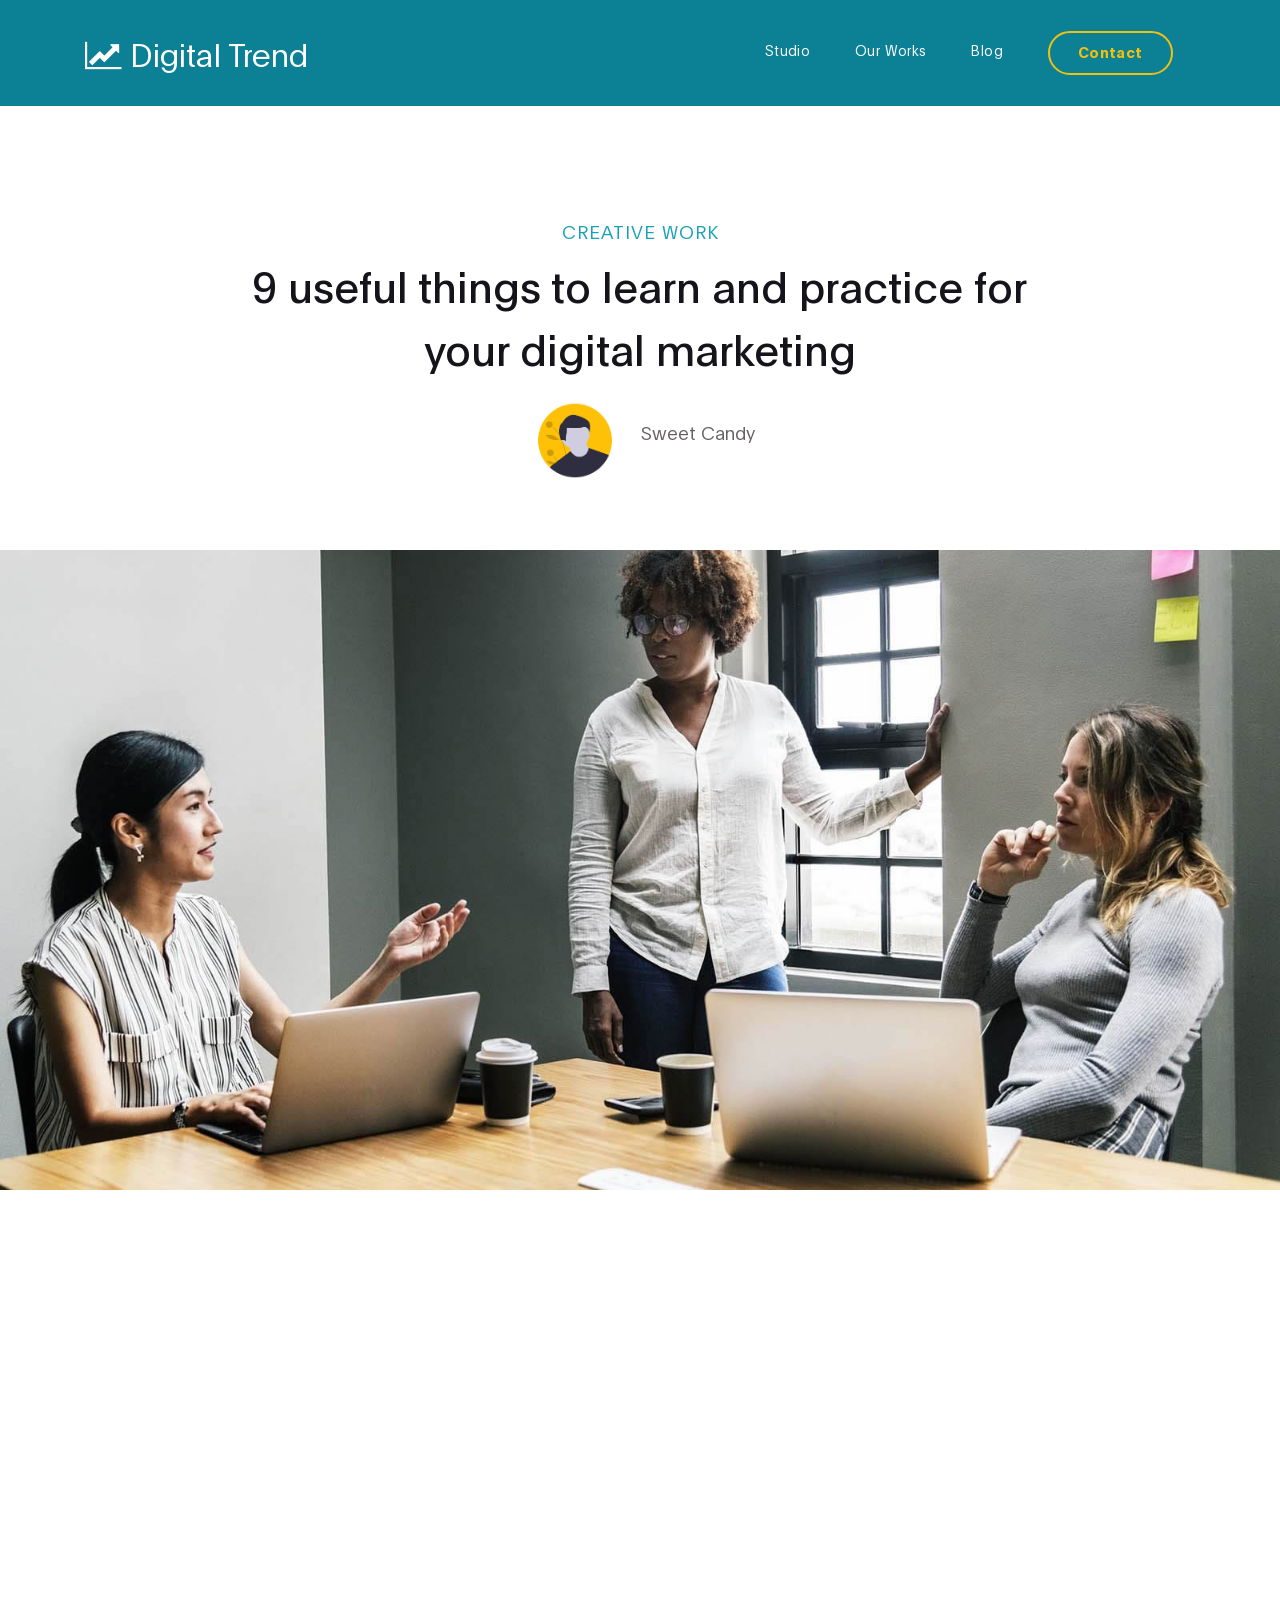
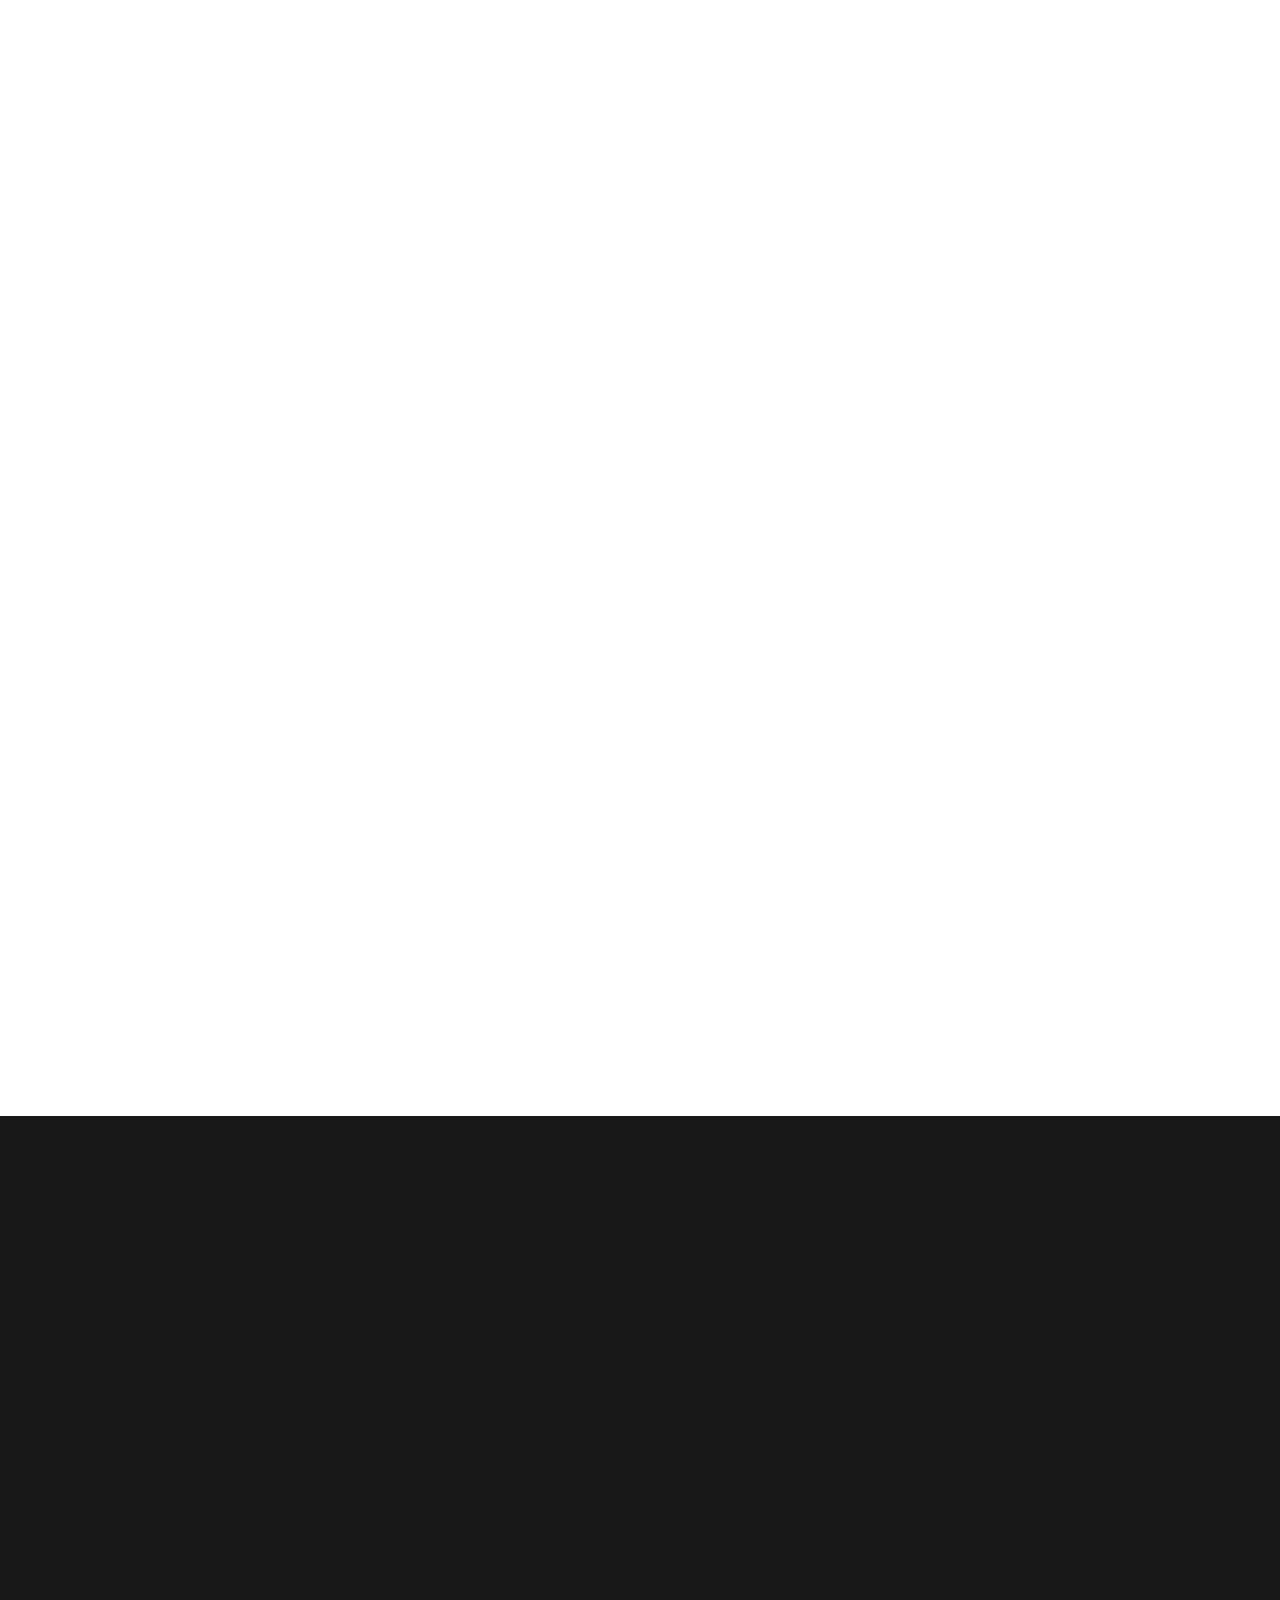
<file: blog-detail.html>
<!DOCTYPE html>
<html lang="en">
<head>

     <title>Digital Trend - Blog Detail</title>
<!--

DIGITAL TREND

https://templatemo.com/tm-538-digital-trend

-->
     <meta charset="UTF-8">
     <meta http-equiv="X-UA-Compatible" content="IE=Edge">
     <meta name="description" content="">
     <meta name="keywords" content="">
     <meta name="author" content="">
     <meta name="viewport" content="width=device-width, initial-scale=1, maximum-scale=1">

     <link rel="stylesheet" href="css/bootstrap.min.css">
     <link rel="stylesheet" href="css/font-awesome.min.css">
     <link rel="stylesheet" href="css/aos.css">
     <link rel="stylesheet" href="css/owl.carousel.min.css">
     <link rel="stylesheet" href="css/owl.theme.default.min.css">

     <!-- MAIN CSS -->
     <link rel="stylesheet" href="css/templatemo-digital-trend.css">

</head>
<body>

     <!-- MENU BAR -->
    <nav class="navbar navbar-expand-lg position-relative">
        <div class="container">
            <a class="navbar-brand" href="index.html">
              <i class="fa fa-line-chart"></i>
              Digital Trend
            </a>

            <button class="navbar-toggler" type="button" data-toggle="collapse" data-target="#navbarNav" aria-controls="navbarNav" aria-expanded="false"
                aria-label="Toggle navigation">
                <span class="navbar-toggler-icon"></span>
            </button>

            <div class="collapse navbar-collapse" id="navbarNav">
                <ul class="navbar-nav ml-auto">
                    <li class="nav-item">
                        <a href="index.html#about" class="nav-link">Studio</a>
                    </li>
                    <li class="nav-item">
                        <a href="index.html#project" class="nav-link">Our Works</a>
                    </li>
                    <li class="nav-item">
                        <a href="blog.html" class="nav-link">Blog</a>
                    </li>
                    <li class="nav-item">
                        <a href="contact.html" class="nav-link contact">Contact</a>
                    </li>
                </ul>
            </div>
        </div>
    </nav>


     <!-- BLOG DETAIL -->
     <section class="project-detail section-padding-half">
          <div class="container">
               <div class="row">

                    <div class="col-lg-9 mx-auto col-md-10 col-12 mt-lg-5 text-center" data-aos="fade-up">
                      <h4 class="blog-category text-info">Creative Work</h4>
                      
                      <h1>9 useful things to learn and practice for your digital marketing</h1>

                      <div class="client-info">
                          <div class="d-flex justify-content-center align-items-center mt-3">
                            <img src="images/project/project-detail/male-avatar.png" class="img-fluid" alt="male avatar">

                            <p>Sweet Candy</p>
                          </div>
                      </div>
                    </div>

               </div>
          </div>
     </section>


     <div class="full-image text-center" data-aos="zoom-in">
       <img src="images/blog/blog-header-image.jpg" class="img-fluid" alt="blog header">
     </div>


     <!-- BLOG DETAIL -->
     <section class="project-detail">
          <div class="container">
               <div class="row">

                  <div class="col-lg-9 mx-auto col-md-11 col-12 my-5 pt-3" data-aos="fade-up">

                    <h2 class="mb-3">Etiam quis metus elementum, tempor risus vel, condimentum orci.</h2>

                    <p>Mauris in convallis nunc, non facilisis arcu. Nunc sapien nulla, interdum at diam non, aliquam vestibulum leo. Fusce laoreet malesuada ante, consectetur consequat ante tempor et. Quisque ac risus ligula.</p>

                    <p>Suspendisse bibendum tortor at est placerat auctor. Phasellus tortor est, bibendum eu ex eu, tincidunt efficitur nunc. Orci varius natoque penatibus et magnis dis parturient montes, nascetur ridiculus mus.</p>

                    <ul class="list-detail py-3">
                      <li><span>Quisque at condimentum est. Duis sollicitudin urna id elit pulvinar placerat. Ut ac dui in ex vulputate dictum.</span></li>

                      <li><span>Mauris vitae tellus nisi. Morbi rutrum lacus sit amet volutpat viverra.</span></li>

                      <li><span> Integer maximus sem ut ipsum blandit elementum. Nullam sollicitudin accumsan commodo.</span></li>
                    </ul>

                    <p>Sed leo nisl, posuere at molestie ac, suscipit auctor mauris. Etiam quis metus elementum, tempor risus vel, condimentum orci.</p>

                    <h2 class="mt-5 mb-3">Curabitur tempus vel libero lobortis feugiat</h2>

                    <p>Orci varius natoque penatibus et magnis dis parturient montes, nascetur ridiculus mus. Mauris in convallis nunc, non facilisis arcu. Nunc sapien nulla, interdum at diam non, aliquam vestibulum leo.</p>

                    <blockquote>Phasellus dapibus ex sed dolor blandit, efficitur iaculis ipsum scelerisque. Cras elementum nibh id felis sagittis, sit amet pellentesque ligula porttitor. Fusce laoreet malesuada ante, consectetur consequat ante tempor et. Quisque ac risus ligula.</blockquote>
                    </div>
               </div>

              <div class="col-lg-8 mx-auto mb-5 pb-5 col-12" data-aos="fade-up">

                <h3 class="my-3" data-aos="fade-up">Leave a comment</h3>

                <form action="#" method="get"  class="contact-form" data-aos="fade-up" data-aos-delay="300" role="form">
                  <div class="row">
                    <div class="col-lg-6 col-12">
                      <input type="text" class="form-control" name="name" placeholder="Name">
                    </div>

                    <div class="col-lg-6 col-12">
                      <input type="email" class="form-control" name="email" placeholder="Email">
                    </div>

                    <div class="col-lg-12 col-12">
                      <textarea class="form-control" rows="6" name="message" placeholder="Message"></textarea>
                    </div>

                    <div class="col-lg-5 mx-auto col-7">
                      <button type="submit" class="form-control" id="submit-button" name="submit">Submit Comment</button>
                    </div>
                  </div>
                </form>
              </div>
              
          </div>
          
     </section>


    <footer class="site-footer">
      <div class="container">
        <div class="row">

          <div class="col-lg-5 mx-lg-auto col-md-8 col-10">
            <h1 class="text-white" data-aos="fade-up" data-aos-delay="100">We make creative <strong>brands</strong> only.</h1>
          </div>

          <div class="col-lg-3 col-md-6 col-12" data-aos="fade-up" data-aos-delay="200">
            <h4 class="my-4">Contact Info</h4>

            <p class="mb-1">
              <i class="fa fa-phone mr-2 footer-icon"></i> 
              +99 080 070 4224
            </p>

            <p>
              <a href="#">
                <i class="fa fa-envelope mr-2 footer-icon"></i>
                hello@company.com
              </a>
            </p>
          </div>

          <div class="col-lg-3 col-md-6 col-12" data-aos="fade-up" data-aos-delay="300">
            <h4 class="my-4">Our Studio</h4>

            <p class="mb-1">
              <i class="fa fa-home mr-2 footer-icon"></i> 
              Av. Lúcio Costa - Barra da Tijuca, Rio de Janeiro - RJ, Brazil
            </p>
          </div>

          <div class="col-lg-4 mx-lg-auto text-center col-md-8 col-12" data-aos="fade-up" data-aos-delay="400">
            <p class="copyright-text">Copyright &copy; 2020 Your Company
            <br>
            <a rel="nofollow noopener" href="https://templatemo.com">Design: TemplateMo</a></p>
          </div>

          <div class="col-lg-4 mx-lg-auto col-md-6 col-12" data-aos="fade-up" data-aos-delay="500">
            
            <ul class="footer-link">
              <li><a href="#">Stories</a></li>
              <li><a href="#">Work with us</a></li>
              <li><a href="#">Privacy</a></li>
            </ul>
          </div>

          <div class="col-lg-3 mx-lg-auto col-md-6 col-12" data-aos="fade-up" data-aos-delay="600">
            <ul class="social-icon">
              <li><a href="#" class="fa fa-instagram"></a></li>
              <li><a href="#" class="fa fa-twitter"></a></li>
              <li><a href="#" class="fa fa-dribbble"></a></li>
              <li><a href="#" class="fa fa-behance"></a></li>
            </ul>
          </div>

        </div>
      </div>
    </footer>


     <!-- SCRIPTS -->
     <script src="js/jquery.min.js"></script>
     <script src="js/bootstrap.min.js"></script>
     <script src="js/aos.js"></script>
     <script src="js/owl.carousel.min.js"></script>
     <script src="js/custom.js"></script>

</body>
</html>
</file>
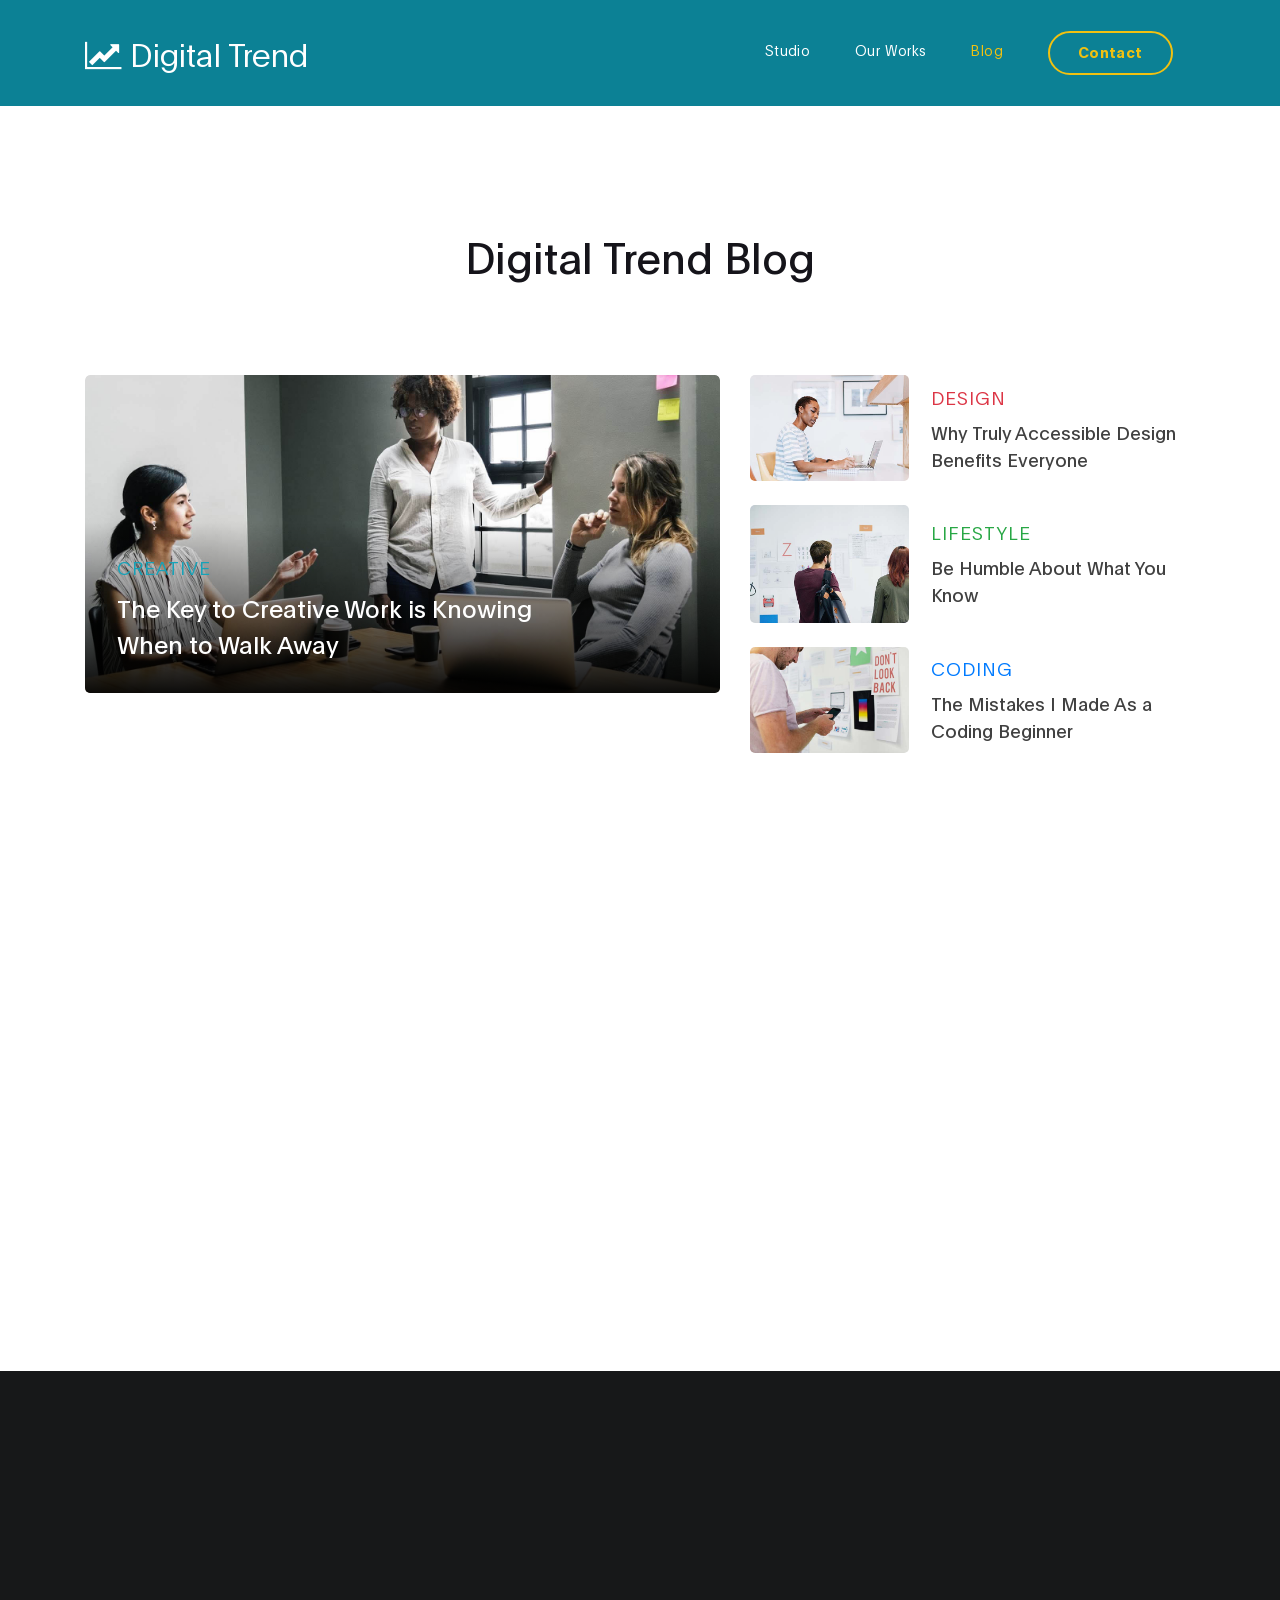
<file: blog.html>
<!DOCTYPE html>
<html lang="en">
<head>

     <title>Digital Trend - Blog</title>
<!--

DIGITAL TREND

https://templatemo.com/tm-538-digital-trend

-->
     <meta charset="UTF-8">
     <meta http-equiv="X-UA-Compatible" content="IE=Edge">
     <meta name="description" content="">
     <meta name="keywords" content="">
     <meta name="author" content="">
     <meta name="viewport" content="width=device-width, initial-scale=1, maximum-scale=1">

     <link rel="stylesheet" href="css/bootstrap.min.css">
     <link rel="stylesheet" href="css/font-awesome.min.css">
     <link rel="stylesheet" href="css/aos.css">
     <link rel="stylesheet" href="css/owl.carousel.min.css">
     <link rel="stylesheet" href="css/owl.theme.default.min.css">

     <!-- MAIN CSS -->
     <link rel="stylesheet" href="css/templatemo-digital-trend.css">

</head>
<body>

     <!-- MENU BAR -->
    <nav class="navbar navbar-expand-lg position-absolute">
        <div class="container">
            <a class="navbar-brand" href="index.html">
              <i class="fa fa-line-chart"></i>
              Digital Trend
            </a>

            <button class="navbar-toggler" type="button" data-toggle="collapse" data-target="#navbarNav" aria-controls="navbarNav" aria-expanded="false"
                aria-label="Toggle navigation">
                <span class="navbar-toggler-icon"></span>
            </button>

            <div class="collapse navbar-collapse" id="navbarNav">
                <ul class="navbar-nav ml-auto">
                    <li class="nav-item">
                        <a href="index.html#about" class="nav-link">Studio</a>
                    </li>
                    <li class="nav-item">
                        <a href="index.html#project" class="nav-link">Our Works</a>
                    </li>
                    <li class="nav-item">
                        <a href="blog.html" class="nav-link active">Blog</a>
                    </li>
                    <li class="nav-item">
                        <a href="contact.html" class="nav-link contact">Contact</a>
                    </li>
                </ul>
            </div>
        </div>
    </nav>


     <!-- BLOG -->
     <section class="blog section-padding">
          <div class="container">
               <div class="row">

                    <div class="col-lg-12 col-12 py-5 mt-5 mb-3 text-center">

                      <h1 class="mb-4" data-aos="fade-up">Digital Trend Blog</h1>
                    </div>

                    <div class="col-lg-7 col-md-7 col-12 mb-4">
                      <div class="blog-header" data-aos="fade-up" data-aos-delay="100">
                        <img src="images/blog/blog-header-image.jpg" class="img-fluid" alt="blog header">

                        <div class="blog-header-info">
                          <h4 class="blog-category text-info">Creative</h4>

                          <h3><a href="blog-detail.html">The Key to Creative Work is Knowing When to Walk Away</a></h3>
                        </div>
                      </div>
                    </div>

                    <div class="col-lg-5 col-md-5 col-12 mb-4">
                      <div class="blog-sidebar d-flex justify-content-center align-items-center" data-aos="fade-up" data-aos-delay="200">
                        <img src="images/blog/blog-sidebar-image.jpg" class="img-fluid" alt="blog">

                        <div class="blog-info">
                          <h4 class="blog-category text-danger">Design</h4>

                          <h3><a href="blog-detail.html">Why Truly Accessible Design Benefits Everyone</a></h3>
                        </div>
                      </div>

                      <div class="blog-sidebar py-4 d-flex justify-content-center align-items-center" data-aos="fade-up" data-aos-delay="300">
                        <img src="images/blog/blog-sidebar-image01.jpg" class="img-fluid" alt="blog">

                        <div class="blog-info">
                          <h4 class="blog-category text-success">lifestyle</h4>

                          <h3><a href="blog-detail.html">Be Humble About What You Know</a></h3>
                        </div>
                      </div>

                      <div class="blog-sidebar d-flex justify-content-center align-items-center" data-aos="fade-up" data-aos-delay="200">
                        <img src="images/blog/blog-sidebar-image02.jpg" class="img-fluid" alt="blog">

                        <div class="blog-info">
                          <h4 class="blog-category text-primary">Coding</h4>

                          <h3><a href="blog-detail.html">The Mistakes I Made As a Coding Beginner</a></h3>
                        </div>
                      </div>

                    </div>

                    <div class="col-lg-5 ml-auto mt-5 pt-5 col-md-6 col-12">

                      <img src="images/newsletter.png" data-aos="fade-up" data-aos-delay="100" class="img-fluid" alt="newsletter">
                    </div>

                    <div class="col-lg-5 mr-auto mt-5 pt-5 col-md-6 col-12 newsletter-form">
                      <h4 data-aos="fade-up" data-aos-delay="200">Email Newsletter</h4>

                      <h2 data-aos="fade-up" data-aos-delay="300">Let’s stay up-to-date. We'll share you all good stuffs.</h2>
                      <form action="#" method="get" enctype="multipart/form-data">
                      <div class="form-group mt-4" data-aos="fade-up" data-aos-delay="400">
                        <input name="email" type="email" class="form-control" 
                        		id="email" aria-describedby="emailHelp" placeholder="Please enter your email" required>

                        <small id="emailHelp" class="form-text text-muted">We'll NOT share your email address to anyone else.</small>

                      </div>

                      <div class="form-group form-check" data-aos="fade-up" data-aos-delay="500">
                        <input name="monthly" type="checkbox" class="form-check-input" id="monthly">

                        <label class="form-check-label" for="monthly">Please send me a monthly newsletter.</label>
                      </div>

                        <button type="submit" data-aos="fade-up" data-aos-delay="500" class="btn w-100 mt-3">Sign up</button>
                      </form>
                    </div>

               </div>
          </div>
     </section>


    <footer class="site-footer">
      <div class="container">
        <div class="row">

          <div class="col-lg-5 mx-lg-auto col-md-8 col-10">
            <h1 class="text-white" data-aos="fade-up" data-aos-delay="100">We make creative <strong>brands</strong> only.</h1>
          </div>

          <div class="col-lg-3 col-md-6 col-12" data-aos="fade-up" data-aos-delay="200">
            <h4 class="my-4">Contact Info</h4>

            <p class="mb-1">
              <i class="fa fa-phone mr-2 footer-icon"></i> 
              +99 080 070 4224
            </p>

            <p>
              <a href="#">
                <i class="fa fa-envelope mr-2 footer-icon"></i>
                hello@company.com
              </a>
            </p>
          </div>

          <div class="col-lg-3 col-md-6 col-12" data-aos="fade-up" data-aos-delay="300">
            <h4 class="my-4">Our Studio</h4>

            <p class="mb-1">
              <i class="fa fa-home mr-2 footer-icon"></i> 
              Av. Lúcio Costa - Barra da Tijuca, Rio de Janeiro - RJ, Brazil
            </p>
          </div>

          <div class="col-lg-4 mx-lg-auto text-center col-md-8 col-12" data-aos="fade-up" data-aos-delay="400">
            <p class="copyright-text">Copyright &copy; 2020 Your Company
            <br>
            <a rel="nofollow noopener" href="https://templatemo.com">Design: TemplateMo</a></p>
          </div>

          <div class="col-lg-4 mx-lg-auto col-md-6 col-12" data-aos="fade-up" data-aos-delay="500">
            
            <ul class="footer-link">
              <li><a href="#">Stories</a></li>
              <li><a href="#">Work with us</a></li>
              <li><a href="#">Privacy</a></li>
            </ul>
          </div>

          <div class="col-lg-3 mx-lg-auto col-md-6 col-12" data-aos="fade-up" data-aos-delay="600">
            <ul class="social-icon">
              <li><a href="#" class="fa fa-instagram"></a></li>
              <li><a href="#" class="fa fa-twitter"></a></li>
              <li><a href="#" class="fa fa-dribbble"></a></li>
              <li><a href="#" class="fa fa-behance"></a></li>
            </ul>
          </div>

        </div>
      </div>
    </footer>


     <!-- SCRIPTS -->
     <script src="js/jquery.min.js"></script>
     <script src="js/bootstrap.min.js"></script>
     <script src="js/aos.js"></script>
     <script src="js/owl.carousel.min.js"></script>
     <script src="js/custom.js"></script>

</body>
</html>
</file>
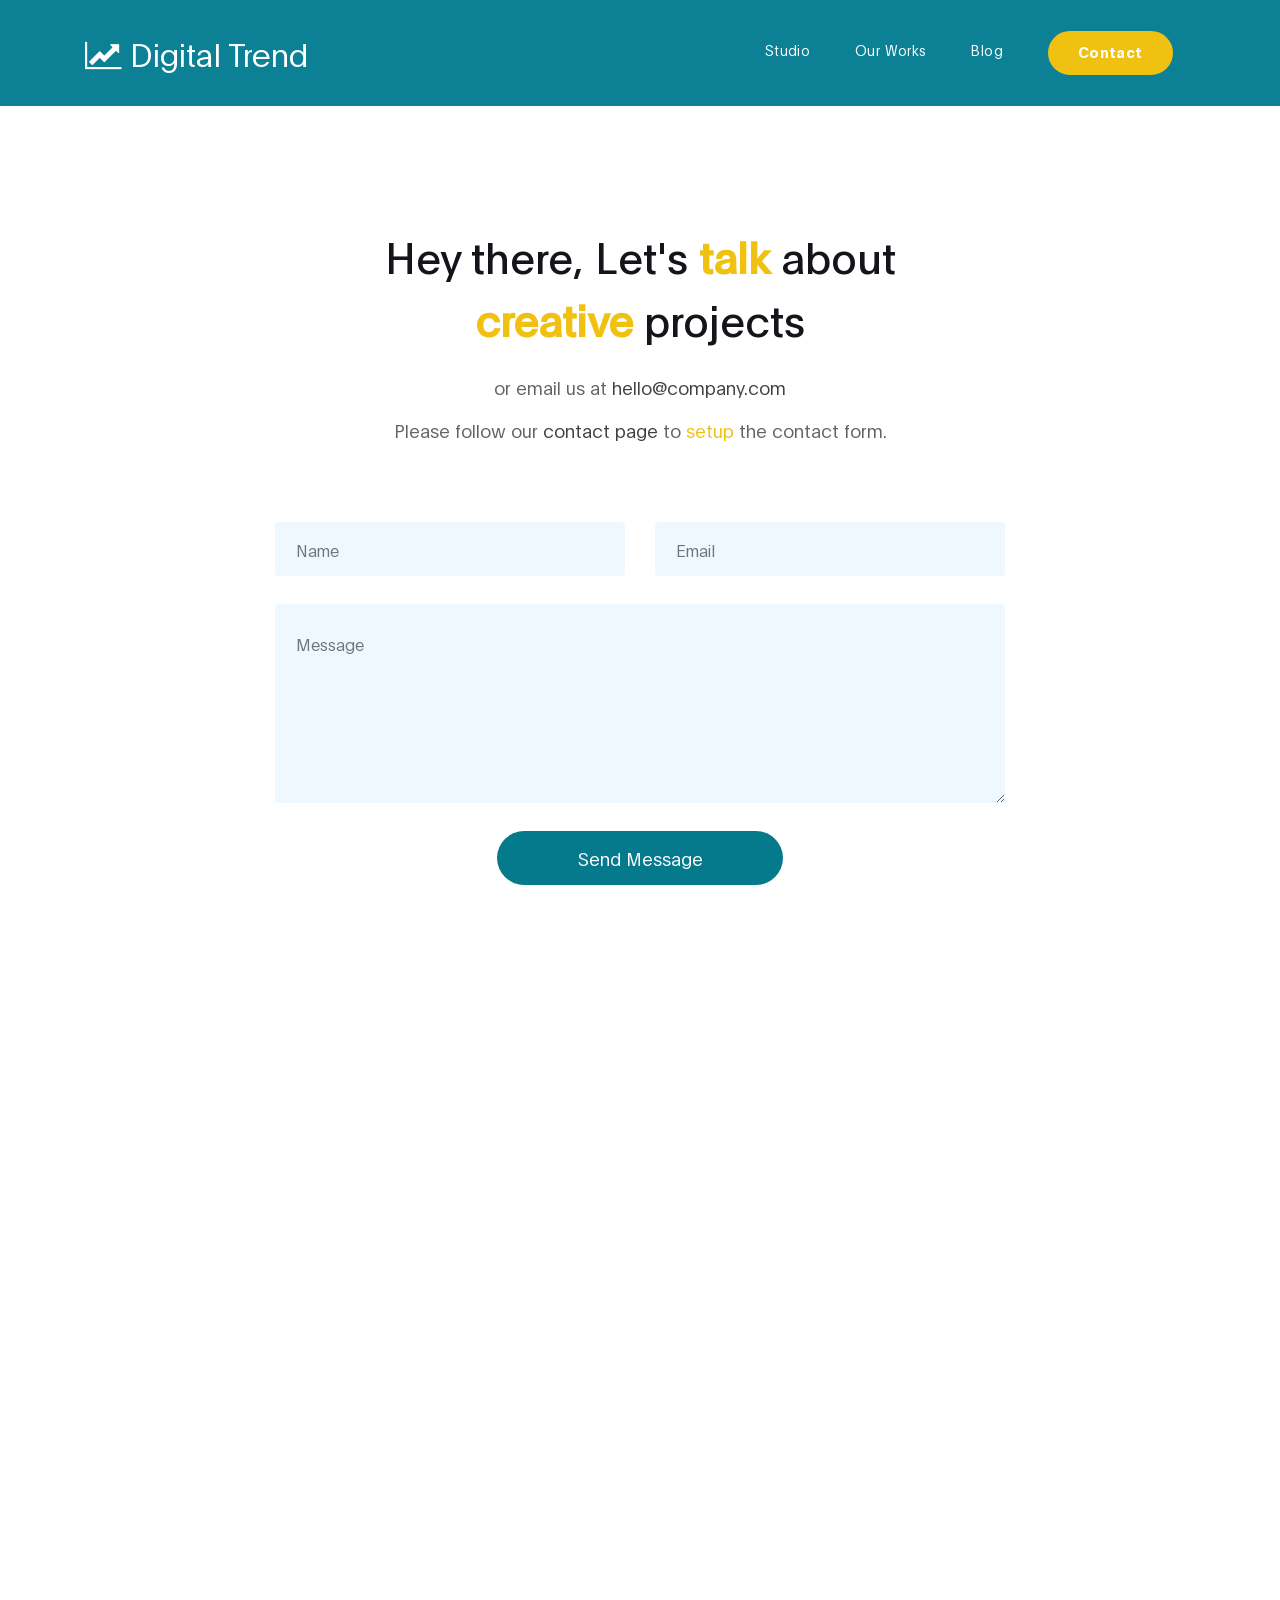
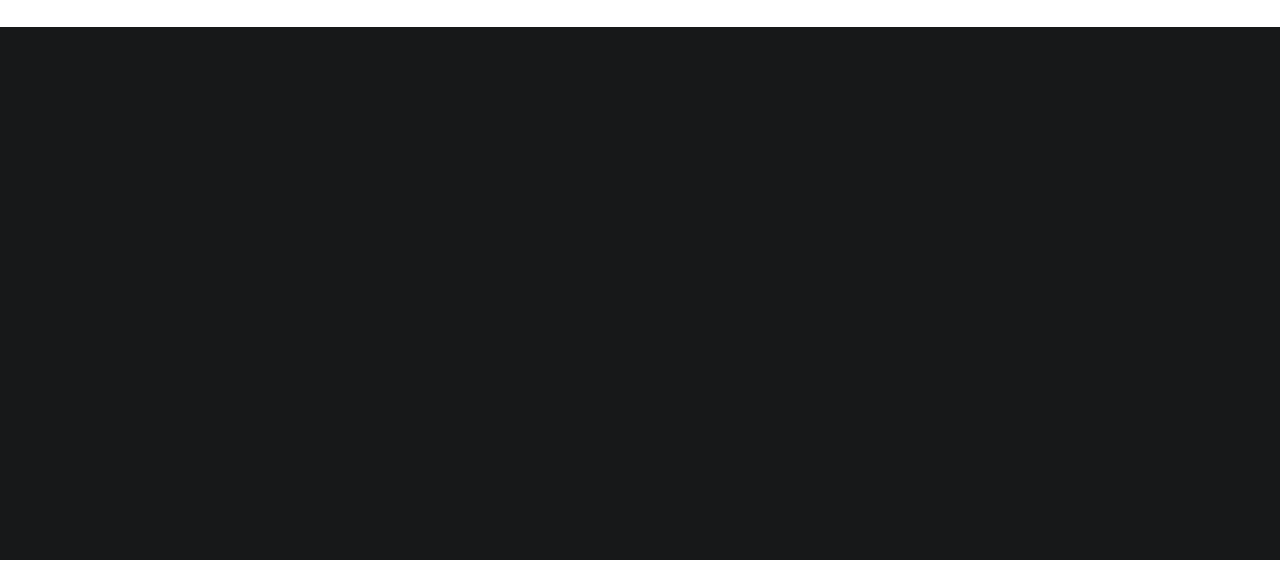
<file: contact.html>
<!DOCTYPE html>
<html lang="en">
<head>

     <title>Digital Trend Contact</title>
<!--

DIGITAL TREND

https://templatemo.com/tm-538-digital-trend

-->
     <meta charset="UTF-8">
     <meta http-equiv="X-UA-Compatible" content="IE=Edge">
     <meta name="description" content="">
     <meta name="keywords" content="">
     <meta name="author" content="">
     <meta name="viewport" content="width=device-width, initial-scale=1, maximum-scale=1">

     <link rel="stylesheet" href="css/bootstrap.min.css">
     <link rel="stylesheet" href="css/font-awesome.min.css">
     <link rel="stylesheet" href="css/aos.css">
     <link rel="stylesheet" href="css/owl.carousel.min.css">
     <link rel="stylesheet" href="css/owl.theme.default.min.css">

     <!-- MAIN CSS -->
     <link rel="stylesheet" href="css/templatemo-digital-trend.css">

</head>
<body>

     <!-- MENU BAR -->
    <nav class="navbar navbar-expand-lg position-absolute">
        <div class="container">
          <a class="navbar-brand" href="index.html">
              <i class="fa fa-line-chart"></i>
              Digital Trend
            </a>

            <button class="navbar-toggler" type="button" data-toggle="collapse" data-target="#navbarNav" aria-controls="navbarNav" aria-expanded="false"
                aria-label="Toggle navigation">
                <span class="navbar-toggler-icon"></span>
            </button>

            <div class="collapse navbar-collapse" id="navbarNav">
                <ul class="navbar-nav ml-auto">
                    <li class="nav-item">
                        <a href="index.html#about" class="nav-link">Studio</a>
                    </li>
                    <li class="nav-item">
                        <a href="index.html#project" class="nav-link">Our Works</a>
                    </li>
                    <li class="nav-item">
                        <a href="blog.html" class="nav-link">Blog</a>
                    </li>
                    <li class="nav-item">
                        <a href="contact.html" class="nav-link active contact">Contact</a>
                    </li>
                </ul>
            </div>
        </div>
    </nav>


     <!-- CONTACT -->
     <section class="contact section-padding">
          <div class="container">
               <div class="row">

                    <div class="col-lg-6 mx-auto col-md-7 col-12 py-5 mt-5 text-center" data-aos="fade-up">

                      <h1 class="mb-4">Hey there, Let's <strong>talk</strong> about <strong>creative</strong> projects</h1>

                      <p>or email us at <a href="mailto:hello@company.com">hello@company.com</a></p>
                      <p>Please follow our <a rel="nofollow" href="https://templatemo.com/contact">contact page</a> to <strong>setup</strong> the contact form.</p>
                    </div>

                    <div class="col-lg-8 mx-auto col-md-10 col-12">
                    
                    <!-- Follow https://templatemo.com/contact page to setup your own contact form -->
                    
                      <form action="#" method="post" class="contact-form" data-aos="fade-up" data-aos-delay="300" role="form">
                        <div class="row">
                          <div class="col-lg-6 col-12">
                            <input type="text" class="form-control" name="name" placeholder="Name">
                          </div>

                          <div class="col-lg-6 col-12">
                            <input type="email" class="form-control" name="email" placeholder="Email">
                          </div>

                          <div class="col-lg-12 col-12">
                            <textarea class="form-control" rows="6" name="message" placeholder="Message"></textarea>
                          </div>

                          <div class="col-lg-5 mx-auto col-7">
                            <button type="submit" class="form-control" id="submit-button" name="submit">Send Message</button>
                          </div>
                        </div>

                      </form>
                    </div>

               </div>
          </div>
     </section>

<!-- How to change your own map point
	1. Go to Google Maps
	2. Click on your location point
	3. Click "Share" and choose "Embed map" tab
	4. Copy only URL and paste it within the src="" field below
-->
     <div class="google-map" data-aos="zoom-in">
       <iframe src="https://www.google.com/maps/embed?pb=!1m18!1m12!1m3!1d11196.961132529668!2d-43.38581128725845!3d-23.011063013218724!2m3!1f0!2f0!3f0!3m2!1i1024!2i768!4f13.1!3m3!1m2!1s0x9bdb695cd967b7%3A0x171cdd035a6a9d84!2sAv.%20L%C3%BAcio%20Costa%20-%20Barra%20da%20Tijuca%2C%20Rio%20de%20Janeiro%20-%20RJ%2C%20Brazil!5e0!3m2!1sen!2sth!4v1568649412152!5m2!1sen!2sth" width="1920" height="600" frameborder="0" style="border:0;" allowfullscreen=""></iframe>
     </div>


    <footer class="site-footer">
      <div class="container">
        <div class="row">

          <div class="col-lg-5 mx-lg-auto col-md-8 col-10">
            <h1 class="text-white" data-aos="fade-up" data-aos-delay="100">We make creative <strong>brands</strong> only.</h1>
          </div>

          <div class="col-lg-3 col-md-6 col-12" data-aos="fade-up" data-aos-delay="200">
            <h4 class="my-4">Contact Info</h4>

            <p class="mb-1">
              <i class="fa fa-phone mr-2 footer-icon"></i> 
              +99 080 070 4224
            </p>

            <p>
              <a href="#">
                <i class="fa fa-envelope mr-2 footer-icon"></i>
                hello@company.com
              </a>
            </p>
          </div>

          <div class="col-lg-3 col-md-6 col-12" data-aos="fade-up" data-aos-delay="300">
            <h4 class="my-4">Our Studio</h4>

            <p class="mb-1">
              <i class="fa fa-home mr-2 footer-icon"></i> 
              Av. Lúcio Costa - Barra da Tijuca, Rio de Janeiro - RJ, Brazil
            </p>
          </div>

          <div class="col-lg-4 mx-lg-auto text-center col-md-8 col-12" data-aos="fade-up" data-aos-delay="400">
            <p class="copyright-text">Copyright &copy; 2020 Your Company
            <br>
            <a rel="nofollow noopener" href="https://templatemo.com">Design: TemplateMo</a></p>
          </div>

          <div class="col-lg-4 mx-lg-auto col-md-6 col-12" data-aos="fade-up" data-aos-delay="500">
            
            <ul class="footer-link">
              <li><a href="#">Stories</a></li>
              <li><a href="#">Work with us</a></li>
              <li><a href="#">Privacy</a></li>
            </ul>
          </div>

          <div class="col-lg-3 mx-lg-auto col-md-6 col-12" data-aos="fade-up" data-aos-delay="600">
            <ul class="social-icon">
              <li><a href="#" class="fa fa-instagram"></a></li>
              <li><a href="#" class="fa fa-twitter"></a></li>
              <li><a href="#" class="fa fa-dribbble"></a></li>
              <li><a href="#" class="fa fa-behance"></a></li>
            </ul>
          </div>

        </div>
      </div>
    </footer>


     <!-- SCRIPTS -->
     <script src="js/jquery.min.js"></script>
     <script src="js/bootstrap.min.js"></script>
     <script src="js/aos.js"></script>
     <script src="js/owl.carousel.min.js"></script>
     <script src="js/custom.js"></script>

</body>
</html>
</file>
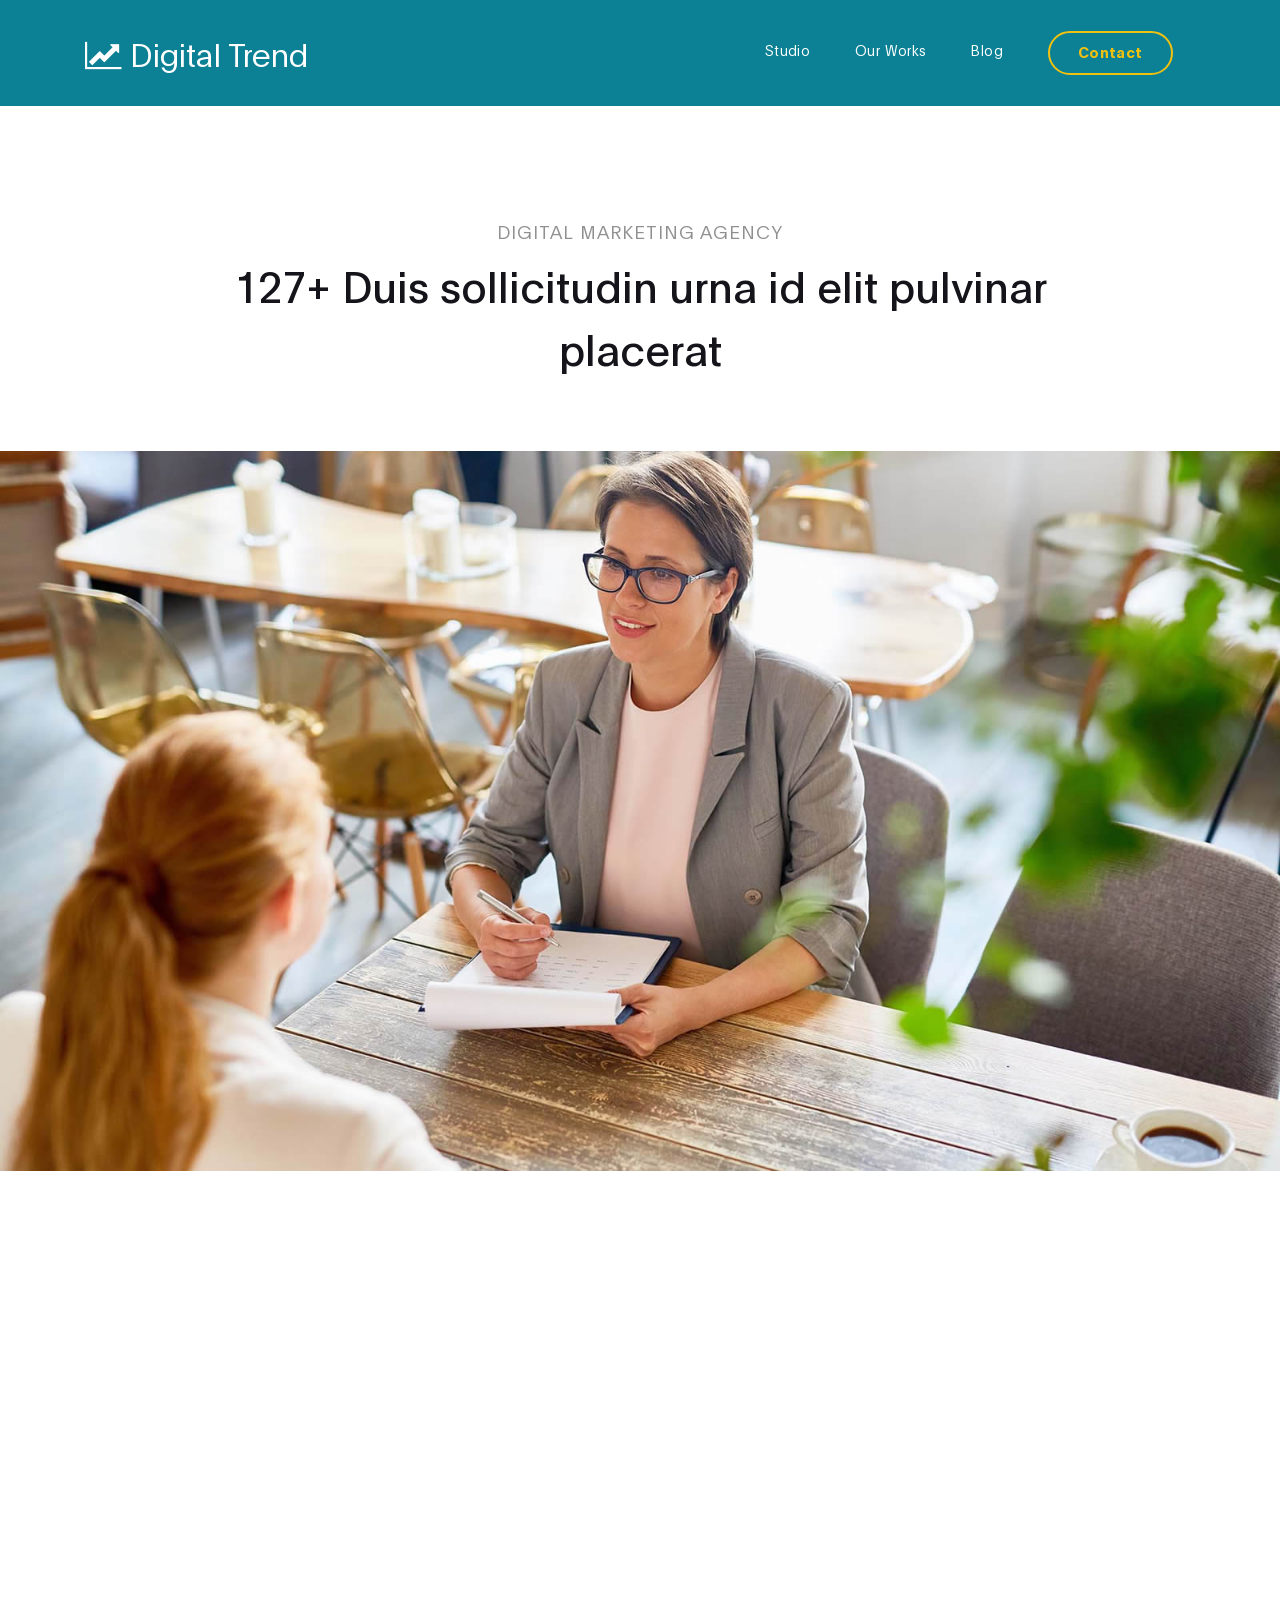
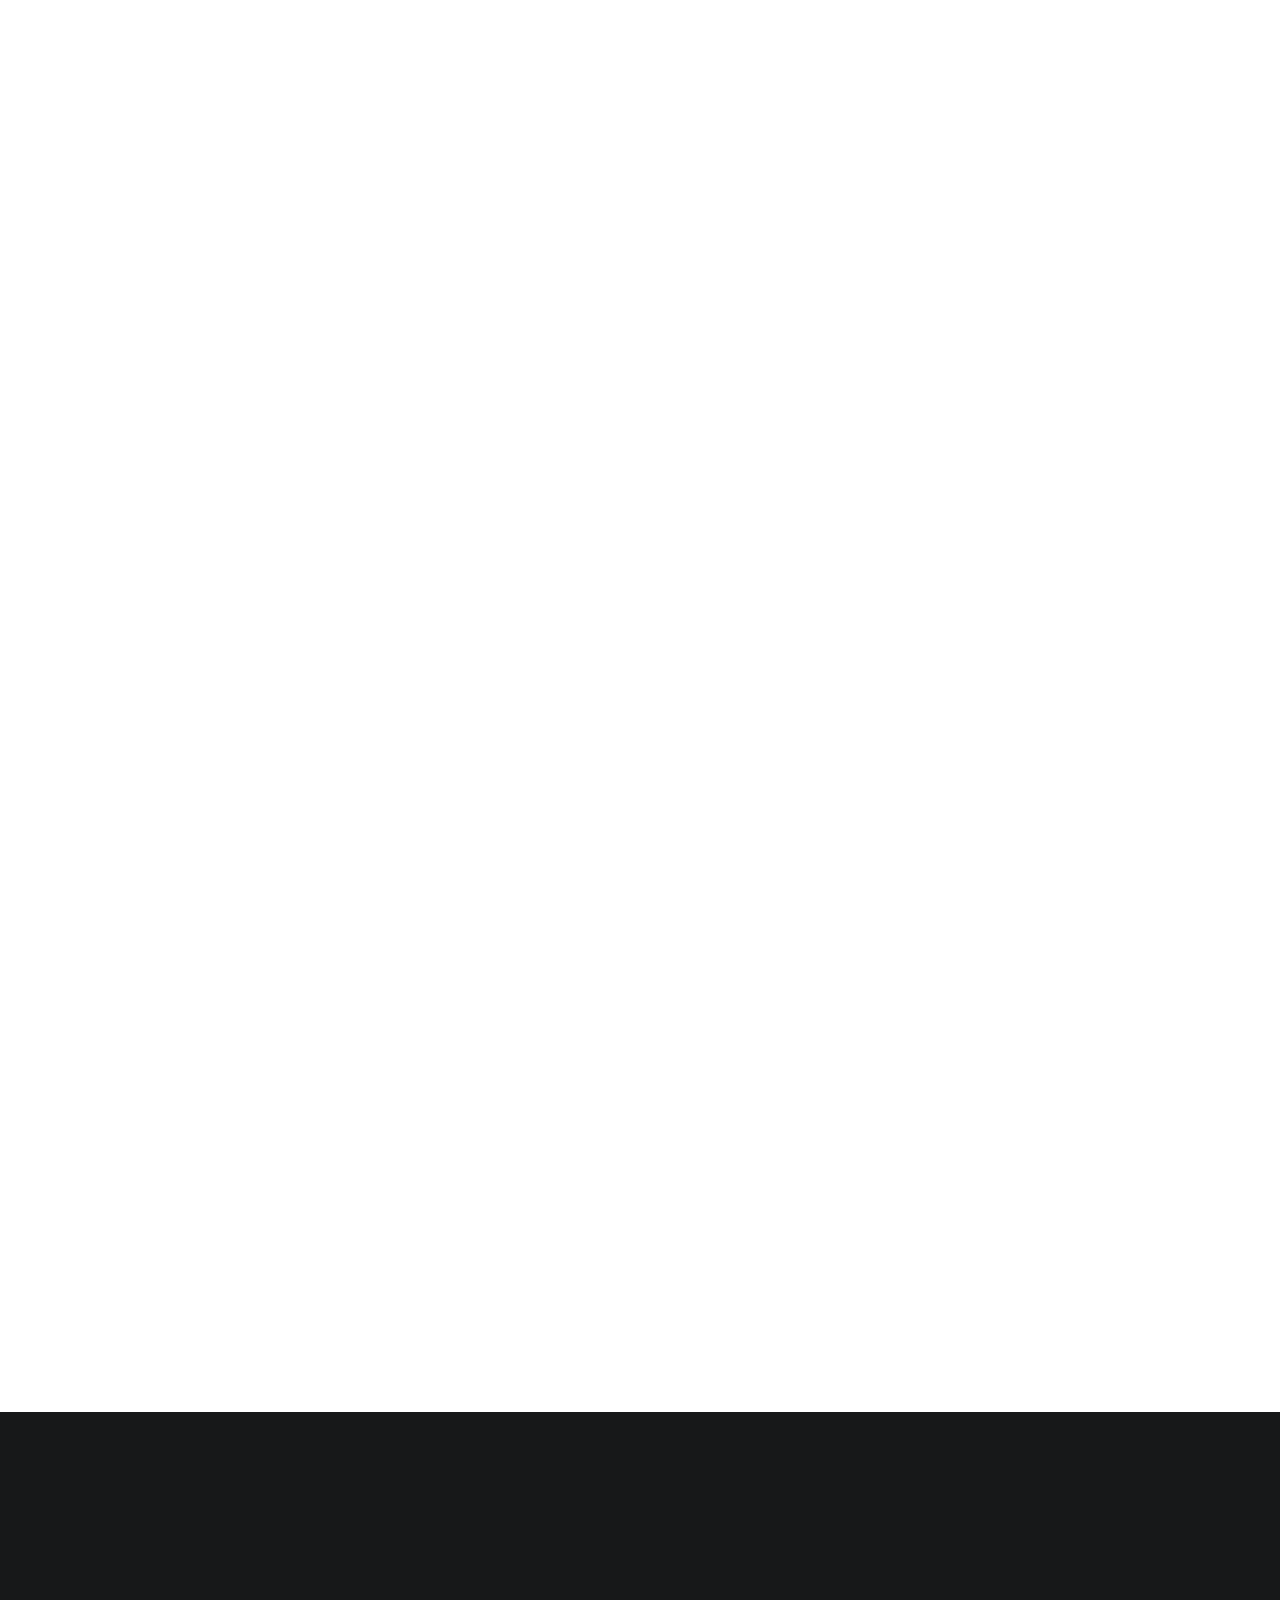
<file: project-detail.html>
<!DOCTYPE html>
<html lang="en">
<head>

     <title>Digital Trend - Project Detail</title>
<!--

DIGITAL TREND

https://templatemo.com/tm-538-digital-trend

-->
     <meta charset="UTF-8">
     <meta http-equiv="X-UA-Compatible" content="IE=Edge">
     <meta name="description" content="">
     <meta name="keywords" content="">
     <meta name="author" content="">
     <meta name="viewport" content="width=device-width, initial-scale=1, maximum-scale=1">

     <link rel="stylesheet" href="css/bootstrap.min.css">
     <link rel="stylesheet" href="css/font-awesome.min.css">
     <link rel="stylesheet" href="css/aos.css">
     <link rel="stylesheet" href="css/owl.carousel.min.css">
     <link rel="stylesheet" href="css/owl.theme.default.min.css">

     <!-- MAIN CSS -->
     <link rel="stylesheet" href="css/templatemo-digital-trend.css">

</head>
<body>

     <!-- MENU BAR -->
    <nav class="navbar navbar-expand-lg position-relative">
        <div class="container">
            <a class="navbar-brand" href="index.html">
              <i class="fa fa-line-chart"></i>
              Digital Trend
            </a>

            <button class="navbar-toggler" type="button" data-toggle="collapse" data-target="#navbarNav" aria-controls="navbarNav" aria-expanded="false"
                aria-label="Toggle navigation">
                <span class="navbar-toggler-icon"></span>
            </button>

            <div class="collapse navbar-collapse" id="navbarNav">
                <ul class="navbar-nav ml-auto">
                    <li class="nav-item">
                        <a href="index.html#about" class="nav-link">Studio</a>
                    </li>
                    <li class="nav-item">
                        <a href="index.html#project" class="nav-link">Our Works</a>
                    </li>
                    <li class="nav-item">
                        <a href="blog.html" class="nav-link">Blog</a>
                    </li>
                    <li class="nav-item">
                        <a href="contact.html" class="nav-link contact">Contact</a>
                    </li>
                </ul>
            </div>
        </div>
    </nav>


     <!-- PROJECT DETAIL -->
     <section class="project-detail section-padding-half">
          <div class="container">
               <div class="row">

                    <div class="col-lg-9 mx-auto col-md-10 col-12 mt-lg-5 text-center" data-aos="fade-up">

                      <h4>Digital Marketing Agency</h4>

                      <h1>127+ Duis sollicitudin urna id elit pulvinar placerat</h1>
                    </div>

               </div>
          </div>
     </section>

     <div class="full-image text-center" data-aos="zoom-in">
       <img src="images/project/project-detail/interview-process.jpg" class="img-fluid" alt="interview process">
     </div>

     <!-- PROJECT DETAIL -->
     <section class="project-detail section-padding">
          <div class="container">
               <div class="row">

                  <div class="col-lg-6 col-md-6 col-12 mb-5">

                      <img src="images/project/project-detail/personal-website.png" class="img-fluid" alt="personal website" data-aos="fade-up">
                    </div>

                    <div class="col-lg-5 col-md-6 mr-lg-auto mt-lg-5 col-12" data-aos="fade-up" data-aos-delay="200">

                      <h2>Pellentesque pretium interdum</h2>

                      <p class="mt-3 mb-4">Nunc sapien nulla, interdum at diam non, aliquam vestibulum leo. Fusce laoreet malesuada ante, consectetur consequat.</p>

                      <ul class="list-detail">
                        <li><span>Curabitur commodo a sapien non</span></li>
                        <li><span>Sed facilisis convallis turpis</span></li>
                        <li><span>Quisque placerat augue neque</span></li>
                        <li><span>Nullam fringilla arcu a tortor</span></li>
                      </ul>
                    </div>
               </div>

              <div class="col-lg-12 col-12">
                <div class="embed-responsive embed-responsive-16by9 my-5 py-5" data-aos="fade-up">
                    <iframe class="embed-responsive-item" width="800" height="450" src="https://www.youtube.com/embed/myVN26Vx4MU?controls=0" frameborder="0" allow="accelerometer; autoplay; encrypted-media; gyroscope; picture-in-picture" allowfullscreen></iframe>
                </div>
              </div>

              <div class="col-lg-9 mx-auto col-12" data-aos="fade-up">
                <div class="client-info mt-lg-5 py-lg-5">
                    <h3>Curabitur egestas mollis tellus sit amet porttitor. Sed leo nisl, posuere at molestie ac, suscipit auctor mauris. Etiam quis metus elementum, tempor risus vel.</h3>

                    <div class="d-flex align-items-center mt-3">
                      <img src="images/project/project-detail/male-avatar.png" class="img-fluid" alt="male avatar">

                      <p>Angelo Sharp, Creative Director</p>
                    </div>
                </div>
              </div>
          </div>
     </section>


    <footer class="site-footer">
      <div class="container">
        <div class="row">

          <div class="col-lg-5 mx-lg-auto col-md-8 col-10">
            <h1 class="text-white" data-aos="fade-up" data-aos-delay="100">We make creative <strong>brands</strong> only.</h1>
          </div>

          <div class="col-lg-3 col-md-6 col-12" data-aos="fade-up" data-aos-delay="200">
            <h4 class="my-4">Contact Info</h4>

            <p class="mb-1">
              <i class="fa fa-phone mr-2 footer-icon"></i> 
              +99 080 070 4224
            </p>

            <p>
              <a href="#">
                <i class="fa fa-envelope mr-2 footer-icon"></i>
                hello@company.com
              </a>
            </p>
          </div>

          <div class="col-lg-3 col-md-6 col-12" data-aos="fade-up" data-aos-delay="300">
            <h4 class="my-4">Our Studio</h4>

            <p class="mb-1">
              <i class="fa fa-home mr-2 footer-icon"></i> 
              Av. Lúcio Costa - Barra da Tijuca, Rio de Janeiro - RJ, Brazil
            </p>
          </div>

          <div class="col-lg-4 mx-lg-auto text-center col-md-8 col-12" data-aos="fade-up" data-aos-delay="400">
            <p class="copyright-text">Copyright &copy; 2020 Your Company
            <br>
            <a rel="nofollow noopener" href="https://templatemo.com">Design: TemplateMo</a></p>
          </div>

          <div class="col-lg-4 mx-lg-auto col-md-6 col-12" data-aos="fade-up" data-aos-delay="500">
            
            <ul class="footer-link">
              <li><a href="#">Stories</a></li>
              <li><a href="#">Work with us</a></li>
              <li><a href="#">Privacy</a></li>
            </ul>
          </div>

          <div class="col-lg-3 mx-lg-auto col-md-6 col-12" data-aos="fade-up" data-aos-delay="600">
            <ul class="social-icon">
              <li><a href="#" class="fa fa-instagram"></a></li>
              <li><a href="#" class="fa fa-twitter"></a></li>
              <li><a href="#" class="fa fa-dribbble"></a></li>
              <li><a href="#" class="fa fa-behance"></a></li>
            </ul>
          </div>

        </div>
      </div>
    </footer>


     <!-- SCRIPTS -->
     <script src="js/jquery.min.js"></script>
     <script src="js/bootstrap.min.js"></script>
     <script src="js/aos.js"></script>
     <script src="js/owl.carousel.min.js"></script>
     <script src="js/custom.js"></script>

</body>
</html>
</file>
<file: css/templatemo-digital-trend.css>
/*

DIGITAL TREND

https://templatemo.com/tm-538-digital-trend

*/
  
  @font-face {
      font-family: 'Plain-Regular';
      src: url('../fonts/Plain-Regular.woff2') format('woff2'),
          url('../fonts/Plain-Regular.woff') format('woff');
      font-weight: normal;
      font-style: normal;
  }

  @font-face {
      font-family: 'Plain-Light';
      src: url('../fonts/Plain-Light.woff2') format('woff2'),
          url('../fonts/Plain-Light.woff') format('woff');
      font-weight: bold;
      font-style: normal;
  }

  @font-face {
      font-family: 'Plain-Bold';
      src: url('../fonts/Plain-Bold.woff2') format('woff2'),
          url('../fonts/Plain-Bold.woff') format('woff');
      font-weight: bold;
      font-style: normal;
  }

  :root {
    --primary-color:        #057a8d;
    --secondary-color:      #f1c111;
    --white-color:          #ffffff;
    --dark-color:           #171819;
    --project-bg:           #f0f8ff;
    --menu-bg:              #0c8195;

    --title-color:          #15141a;
    --gray-color:           #909090;
    --link-color:           #404040;
    --p-color:              #666262;

    --base-font-family:     'Plain-Light', sans-serif;
    --title-font-family:    'Plain-Regular', sans-serif;
    --font-bold-family:     'Plain-Bold', sans-serif;
    --font-weight-bold:     bold;

    --h1-font-size:         42px;
    --h2-font-size:         32px;
    --h3-font-size:         24px;
    --p-font-size:          18px;
    --base-font-size:       16px;
    --menu-font-size:       14px;

    --border-radius-large:  100px;
    --border-radius-small:  5px;
  }

  body {
    background: var(--white-color);
    font-family: var(--base-font-family);
  }


  /*---------------------------------------
     TYPOGRAPHY              
  -----------------------------------------*/

  h1,h2,h3,h4,h5,h6 {
    font-family: var(--title-font-family);
    line-height: inherit;
  }

  h1 {
    color: var(--title-color);
    font-size: var(--h1-font-size);
  }

  h2 {
    font-size: var(--h2-font-size);
    font-weight: 100;
  }

  h3 {
    font-size: var(--h3-font-size);
    font-weight: 100;
    margin-bottom: 0;
  }

  h4 {
    color: var(--gray-color);
    font-family: var(--base-font-family);
    font-size: var(--p-font-size);
    letter-spacing: 1px;
    text-transform: uppercase;
  }

  p {
    color: var(--p-color);
    font-size: var(--p-font-size);
    line-height: 1.5em;
  }

  b, 
  strong {
    letter-spacing: 0;
    color: var(--secondary-color);
  }


  /*  BLOCKQUOTES */
  .quote {
    position: relative;
    margin: 0;
  }

  .quote::after {
    content: "“";
    position: absolute;
    bottom: -80px;
    left: 20px;
    font-family: times;
    color: var(--gray-color);
    font-weight: var(--font-weight-bold);
    font-size: 14em;
    line-height: 0;
    opacity: 0.10;
  }

  blockquote {
    border-left: 5px solid rgba(0,0,0,0.05);
    display: block;
    margin: 42px 0;
    padding: 14px 22px;
    color: rgba(0,0,0,0.5);
  }


  /* BUTTON */
  .custom-btn {
    background: transparent;
    border: 2px solid var(--dark-color);
    border-radius: var(--border-radius-large);
    padding: 12px 26px 14px 26px;
    color: var(--dark-color);
    font-family: var(--title-font-family);
    font-size: var(--p-font-size);
    white-space: nowrap;
  }

  .custom-btn.btn-bg {
    background: var(--white-color);
    color: var(--primary-color);
    border-color: transparent;
	transition: all .3s ease;
  }
  
  .custom-btn:hover,
  .custom-btn:focus {
    background: var(--dark-color);
    color: var(--white-color);
    border-color: transparent;
  }


  /*---------------------------------------
     GENERAL               
  -----------------------------------------*/

  * {
    -webkit-box-sizing: border-box;
    -moz-box-sizing: border-box;
    box-sizing: border-box;
  }

  *::before,
  *::after {
    -webkit-box-sizing: border-box;
    -moz-box-sizing: border-box;
    box-sizing: border-box;
  }

  a {
    color: var(--link-color);
    font-weight: normal;
    text-decoration: none;
  }

  a:hover, 
  a:active, 
  a:focus {
    color: var(--secondary-color);
    outline: none;
    text-decoration: none;
  }

  ::selection {
    background: var(--secondary-color);
    color: var(--white-color);
  }

  .section-padding {
    padding: 8em 0;
  }
  .section-padding-half {
    padding: 4em 0;
  }

  .google-map iframe {
    display: block;
    width: 100%;
  }



  /*---------------------------------------
    MENU             
  -----------------------------------------*/

  .navbar {
    background: var(--menu-bg);
    z-index: 2;
    top: 0;
    right: 0;
    left: 0;
    padding: 1.5em;
  }

  .navbar-brand {
    color: var(--white-color);
    font-size: var(--h2-font-size);
  }

  .nav-link {
    color: var(--white-color);
    font-size: var(--menu-font-size);
    letter-spacing: 0.4px;
    margin: 0 1.6em;
    padding: 0.6em;
  }

  .nav-link.active,
  .nav-link:hover {
    color: var(--secondary-color);
  }

  .navbar-expand-lg .navbar-nav .nav-link {
    padding-right: 0;
    padding-left: 0;
  }

  .navbar-expand-lg .navbar-nav .nav-link.contact {
    border: 2px solid var(--secondary-color);
    border-radius: var(--border-radius-large);
    color: var(--secondary-color);
    font-family: var(--font-bold-family);
    padding: 0.6em 2em 0.8em 2em;
  }

  .navbar-expand-lg .navbar-nav .nav-link.contact:hover,
  .navbar-expand-lg .navbar-nav .nav-link.contact.active {
    background: var(--secondary-color);
    color: var(--white-color);
  }

  .navbar-nav .navbar-toggler-icon {
    background: none;
  }

  .navbar-toggler {
    border: 0;
    padding: 0;
    cursor: pointer;
    margin: 0 10px 0 0;
    width: 30px;
    height: 35px;
    outline: none;
  }

  .navbar-toggler:focus {
    outline: none;
  }

  .navbar-toggler[aria-expanded="true"] .navbar-toggler-icon {
    background: transparent;
  }

  .navbar-toggler[aria-expanded="true"] .navbar-toggler-icon::before,
  .navbar-toggler[aria-expanded="true"] .navbar-toggler-icon::after {
    transition: top 300ms 50ms ease, -webkit-transform 300ms 350ms ease;
    transition: top 300ms 50ms ease, transform 300ms 350ms ease;
    transition: top 300ms 50ms ease, transform 300ms 350ms ease, -webkit-transform 300ms 350ms ease;
    top: 0;
  }

  .navbar-toggler[aria-expanded="true"] .navbar-toggler-icon::before {
    transform: rotate(45deg);
  }

  .navbar-toggler[aria-expanded="true"] .navbar-toggler-icon::after {
    transform: rotate(-45deg);
  }

  .navbar-toggler .navbar-toggler-icon {
    background: var(--white-color);
    transition: background 10ms 300ms ease;
    display: block;
    width: 30px;
    height: 2px;
    position: relative;
  }

  .navbar-toggler .navbar-toggler-icon::before,
  .navbar-toggler .navbar-toggler-icon::after {
    transition: top 300ms 350ms ease, -webkit-transform 300ms 50ms ease;
    transition: top 300ms 350ms ease, transform 300ms 50ms ease;
    transition: top 300ms 350ms ease, transform 300ms 50ms ease, -webkit-transform 300ms 50ms ease;
    position: absolute;
    right: 0;
    left: 0;
    background: var(--white-color);
    width: 30px;
    height: 2px;
    content: '';
  }

  .navbar-toggler .navbar-toggler-icon::before {
    top: -8px;
  }

  .navbar-toggler .navbar-toggler-icon::after {
    top: 8px;
  }



  /*---------------------------------------
     HERO              
  -----------------------------------------*/

  .hero {
    position: relative;
    padding: 5em 0;
    overflow: hidden;
  }

  .hero-bg {
    background: linear-gradient(170deg, var(--primary-color) 64%, var(--white-color) 30%);
  }

  .hero-image {
    position: relative;
    top: 2em;
  }



  /*---------------------------------------
     PROJECT              
  -----------------------------------------*/

  .project {
    background: var(--project-bg);
  }

  .project-wrapper {
    position: relative;
  }

  .project-wrapper img {
    border-radius: var(--border-radius-small);
  }

  .project-info {
    background: var(--white-color);
    border-radius: var(--border-radius-small);
    position: absolute;
    bottom: 32px;
    right: 32px;
    left: 32px;
    width: 90%;
    padding: 32px;
  }

  .project-info small {
    font-family: Plain-Bold;
    color: var(--gray-color);
    position: relative;
    top: 2px;
  }

  .project-info a {
    color: var(--primary-color);
  }

  .project-info .project-icon {
    background: var(--primary-color);
  }

  .project-icon {
    position: absolute;
    right: 30px;
    top: 40px;
    background: var(--dark-color);
    border-radius: var(--border-radius-large);
    color: var(--white-color);
    font-size: var(--h2-font-size);
    width: 40px;
    height: 40px;
    line-height: 40px;
    text-align: center;
    padding-left: 5px;
  }

  .owl-theme .owl-dots .owl-dot {
    outline: none;
  }

  .owl-theme .owl-dots .owl-dot span {
    background: var(--gray-color);
    width: 50px;
    height: 3px;
    margin:  35px 5px;
  }

  .owl-theme .owl-dots .owl-dot.active span, 
  .owl-theme .owl-dots .owl-dot:hover span {
    background: var(--secondary-color);
  }

  .list-detail {
    margin-left: 1em;
    padding-left: 1em;
    position: relative;
  }

  .list-detail li {
    display: block;
    list-style: none;
    margin: 0.6em 0 0 0.8em;
  }

  .list-detail li::before {
    content: "";
    width: 0;
    height: 0;
    border-width: 0 16px 16px 0;
    border-color: transparent var(--secondary-color) transparent transparent;
    border-style: solid;
    position: absolute;
    left: 0;
  }

  .list-detail span {
    position: relative;
    bottom: 5px;
  }

  .client-info img {
    width: 100px;
    margin-right: 1em;
  }



  /*---------------------------------------
      ABOUT            
  -----------------------------------------*/

  .about {
    position: relative;
    overflow: hidden;
  }

  .about-image img {
    display: block;
    margin: 0 auto;
  }



  /*---------------------------------------
      BLOG            
  -----------------------------------------*/

  .blog-header {
    border-radius: var(--border-radius-small);
    position: relative;
    overflow: hidden;
  }

  .blog-header img {
    border-radius: var(--border-radius-small);
    display: block;
  }

  .blog-header-info {
    background: linear-gradient(transparent,rgba(0,0,0,0.95));
    position: absolute;
    right: 0;
    left: 0;
    bottom: 0;
    padding: 2em;
  }

  .blog-header-info h3 {
    max-width: 80%;
  }

  .blog-header-info a {
    color: var(--white-color);
  }

  .blog-header-info a:hover {
    color: var(--secondary-color);
  }

  .blog-sidebar img {
    border-radius: var(--border-radius-small);
    width: 159px;
    margin-right: 22px;
  }

  .blog-sidebar h3 {
    font-size: 18px;
  }



  /*---------------------------------------
     CONTACT              
  -----------------------------------------*/

  .newsletter-form .form-control,
  .contact-form .form-control {
    box-shadow: none;
    background: var(--project-bg);
    border: 0;
    padding: 1.7em 1.3em;
    margin: 14px 0;
  }

  .newsletter-form button,
  .contact-form #submit-button {
    background: var(--primary-color);
    border-radius: var(--border-radius-large);
    color: var(--white-color);
    cursor: pointer;
    font-size: var(--p-font-size);
    line-height: 0px;
    padding: 1.5em 1.3em;
  }

  .newsletter-form button {
    background: var(--secondary-color);
  }



  /*---------------------------------------
     FOOTER              
  -----------------------------------------*/

  .site-footer {
    background: var(--dark-color);
    padding: 7em 0 6em 0;
  }

  .site-footer a {
    color: var(--p-color);
  }

  .site-footer a:hover,
  .footer-icon {
    color: var(--secondary-color);
  }

  .footer-link li {
    display: inline-block;
    list-style: none;
    margin: 0 10px;
  }

  .copyright-text,
  .footer-link,
  .site-footer .social-icon {
    margin-top: 6em;
  }

  .copyright-text {
    margin-top: 5.3em;
  }



  /*---------------------------------------
     SOCIAL ICON              
  -----------------------------------------*/

  .social-icon {
    position: relative;
    padding: 0;
    margin: 4em 0 0 0;
  }

  .social-icon li {
    display: inline-block;
    list-style: none;
  }

  .social-icon li a {
    text-decoration: none;
    display: inline-block;
    font-size: var(--base-font-size);
    margin: 10px;
    text-align: center;
  }



  /*---------------------------------------
     RESPONSIVE STYLES              
  -----------------------------------------*/

  @media screen and (min-width: 1200px) {

    .about-info h2 {
      max-width: 70%;
    }
  }

  @media screen and (min-width: 991px) {

    .project h2 {
      max-width: 32%;
      margin: 0 auto;
    }
  }

  @media screen and (max-width: 991px) {

    .hero {
      padding-top: 14em;
    }

    .hero-text {
      bottom: 2em;
    }

    .navbar {
      padding: 1em;
    }

    .navbar-collapse {
      text-align: center;
      padding: 2.5em 0;
    }

    .nav-link {
      display: inline-block;
    }

    .navbar-expand-lg .navbar-nav .nav-link.contact {
      margin: 1em 0;
    }

    .copyright-text, 
    .footer-link, 
    .site-footer .social-icon {
      margin-top: 3em;
      padding: 0;
      text-align: left;
    }
  }

  @media screen and (max-width: 767px) {

    h1 {
      font-size: 36px;
    }

    h2 {
      font-size: 28px;
    }

    h3 {
      font-size: 22px;
    }

    .project-info {
      right: 0;
      left: 0;
      margin: 0 auto;
    }

    .footer-link, 
    .site-footer .social-icon {
      margin-top: 1em;
    }

    .copyright-text {
      margin: 2.5em 0 1em 0;
    }

    .footer-link li {
      margin-left: 0;
    }
  }
</file>
